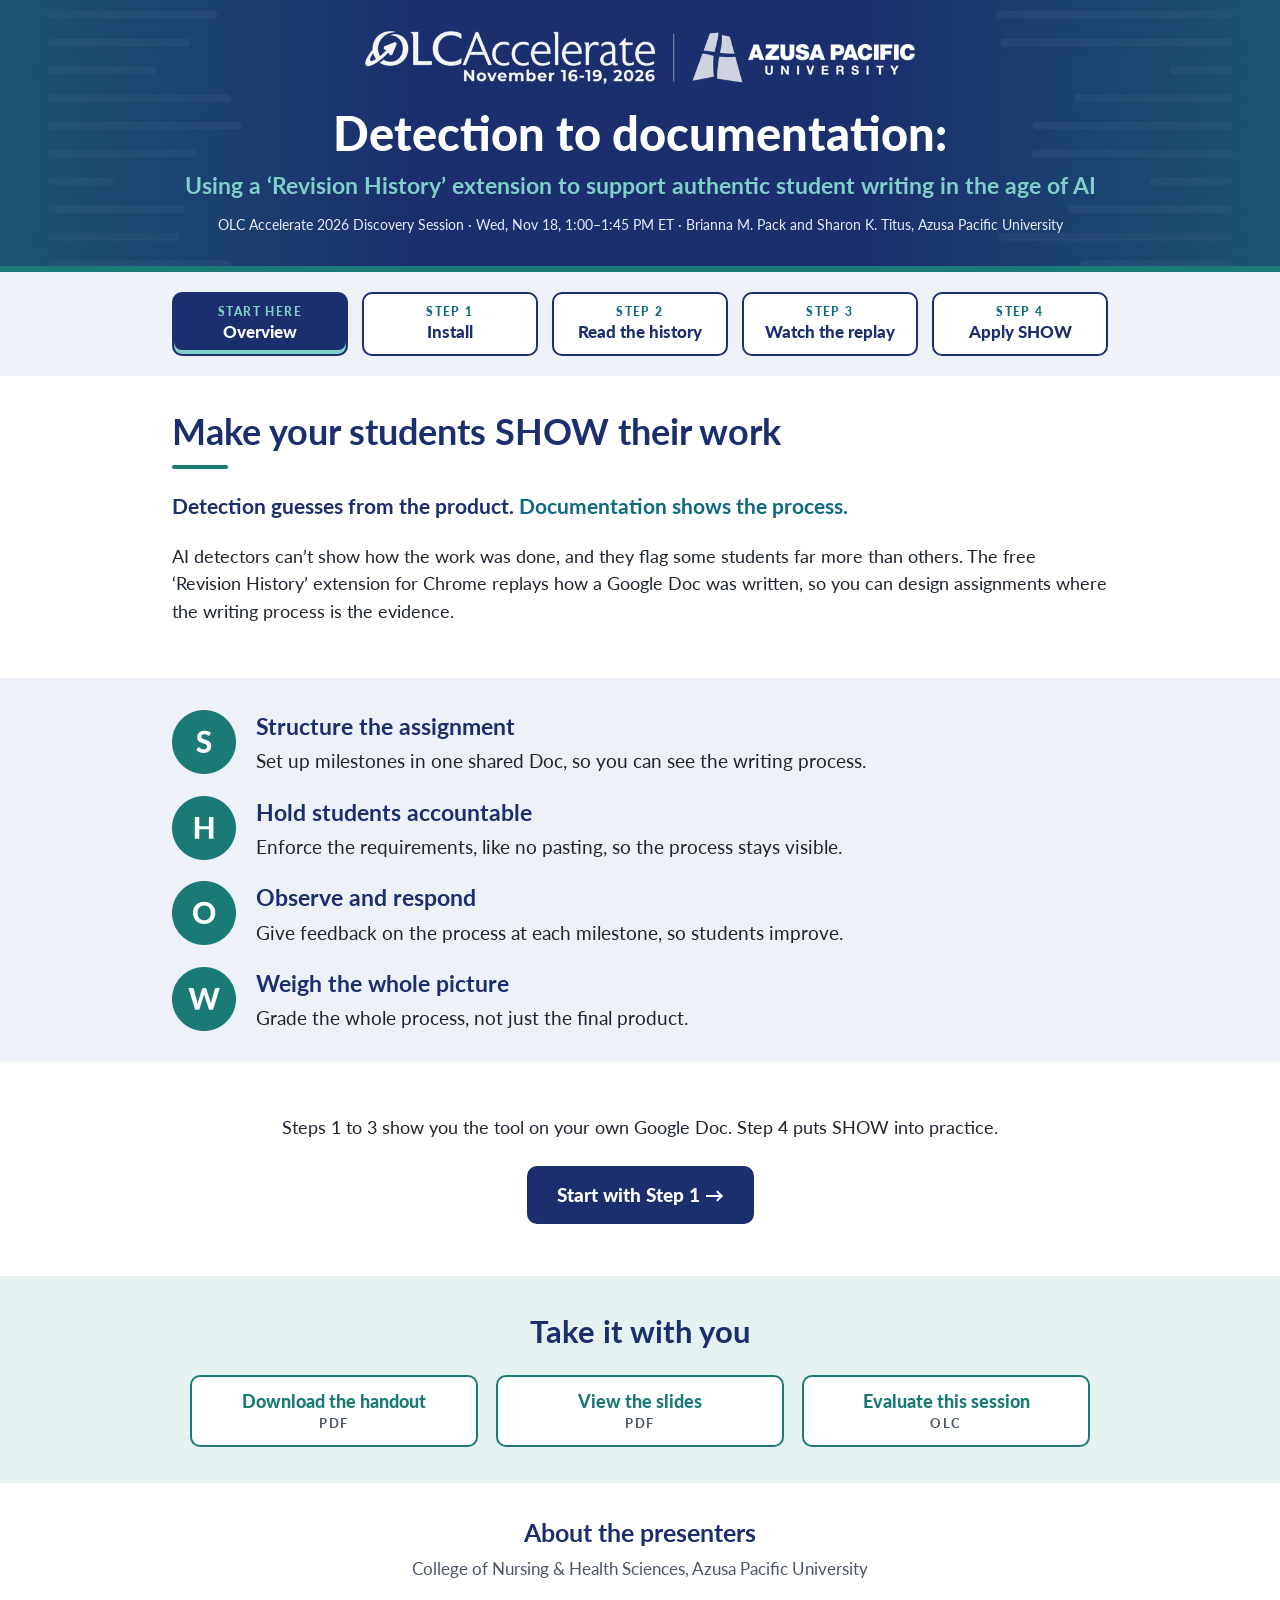
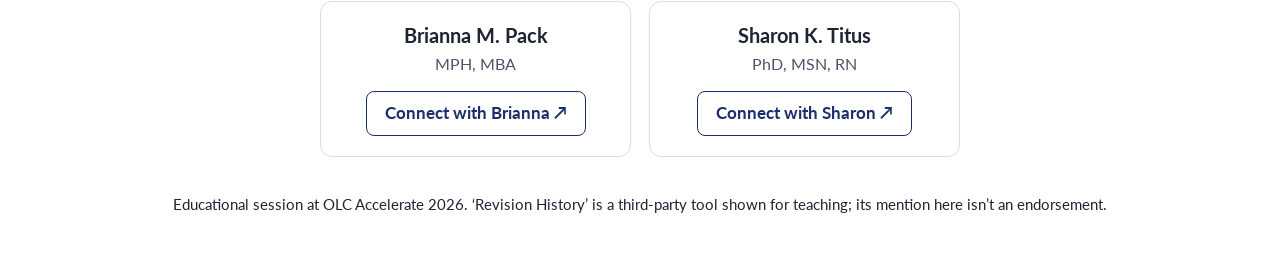
<file: index.html>
<!doctype html>
<html lang="en"><head><meta charset="utf-8"><meta name="viewport" content="width=device-width,initial-scale=1">
<title>Overview · Detection to documentation</title>
<meta name="description" content="Using a ‘Revision History’ extension to support authentic student writing in the age of AI. OLC Accelerate 2026 Discovery Session.">
<meta property="og:title" content="Detection to documentation: Overview"><meta property="og:description" content="Using a ‘Revision History’ extension to support authentic student writing in the age of AI.">
<meta property="og:url" content="https://briannapack.github.io/detection-to-documentation/"><meta property="og:image" content="https://briannapack.github.io/detection-to-documentation/assets/img/share.png">
<meta property="og:image:alt" content="Detection to documentation: Using a ‘Revision History’ extension to support authentic student writing in the age of AI"><meta name="twitter:card" content="summary_large_image">
<link rel="icon" href="assets/img/badge-S.png">
<link rel="preconnect" href="https://fonts.googleapis.com"><link rel="preconnect" href="https://fonts.gstatic.com" crossorigin>
<link href="https://fonts.googleapis.com/css2?family=Lato:wght@400;700;900&display=swap" rel="stylesheet">
<link rel="stylesheet" href="assets/site.css"></head>
<body><a class="skip" href="#main">Skip to content</a>
<header class="hero"><div class="in"><img class="lock" src="assets/img/lockup-white.png" alt="OLC Accelerate 2026 and Azusa Pacific University" width="900" height="101">
<h1>Detection to documentation:</h1><p class="sub">Using a ‘Revision History’ extension to support authentic student writing in the age of AI</p><p class="meta">OLC Accelerate 2026 Discovery Session · Wed, Nov 18, 1:00–1:45 PM ET · Brianna M. Pack and Sharon K. Titus, Azusa Pacific University</p></div></header>
<nav class="steps" aria-label="Session steps"><div class="in"><a href="" aria-current="page"><span>Start here</span>Overview</a><a href="step-1/"><span>Step 1</span>Install</a><a href="step-2/"><span>Step 2</span>Read the history</a><a href="step-3/"><span>Step 3</span>Watch the replay</a><a href="step-4/"><span>Step 4</span>Apply SHOW</a></div></nav>
<main id="main"><section class="sec"><div class="in"><h2 class="title">Make your students SHOW their work</h2>
<p class="leadc"><span class="n">Detection guesses from the product.</span> Documentation shows the process.</p>
<p>AI detectors can’t show how the work was done, and they flag some students far more than others. The free ‘Revision History’ extension for Chrome replays how a Google Doc was written, so you can design assignments where the writing process is the evidence.</p></div></section>
<section class="band"><div class="in"><h2 class="sr">SHOW in four parts</h2><div class="srow"><img src="assets/img/badge-S.png" alt="" width="64" height="64"><div><h3>Structure the assignment</h3><p>Set up milestones in one shared Doc, so you can see the writing process.</p></div></div><div class="srow"><img src="assets/img/badge-H.png" alt="" width="64" height="64"><div><h3>Hold students accountable</h3><p>Enforce the requirements, like no pasting, so the process stays visible.</p></div></div><div class="srow"><img src="assets/img/badge-O.png" alt="" width="64" height="64"><div><h3>Observe and respond</h3><p>Give feedback on the process at each milestone, so students improve.</p></div></div><div class="srow"><img src="assets/img/badge-W.png" alt="" width="64" height="64"><div><h3>Weigh the whole picture</h3><p>Grade the whole process, not just the final product.</p></div></div></div></section>
<section class="sec"><div class="in center"><p>Steps 1 to 3 show you the tool on your own Google Doc. Step 4 puts SHOW into practice.</p>
<p><a class="btn" href="step-1/">Start with Step 1 <span aria-hidden="true">→</span></a></p></div></section>
<section class="take"><div class="in center"><h2 class="h2">Take it with you</h2><div class="tbtns">
<a class="tbtn" href="downloads/Detection-to-Documentation-Handout.pdf" target="_blank" rel="noopener">Download the handout <small>PDF</small></a>
<a class="tbtn" href="downloads/Detection-to-Documentation-Slides.pdf" target="_blank" rel="noopener">View the slides <small>PDF</small></a>
<a class="tbtn" href="https://olc.secure-platform.com/accelerate2026/gallery/rounds/82074/schedule/items/31748" target="_blank" rel="noopener">Evaluate this session <small>OLC</small></a>
</div></div></section></main>
<section class="pres"><div class="in center"><h2 class="h3p">About the presenters</h2><p class="paff">College of Nursing &amp; Health Sciences, Azusa Pacific University</p><div class="pgrid">
<div class="p"><b>Brianna M. Pack</b><span>MPH, MBA</span><a class="cbtn" href="https://briannapack.github.io/" target="_blank" rel="noopener">Connect with Brianna ↗</a></div>
<div class="p"><b>Sharon K. Titus</b><span>PhD, MSN, RN</span><a class="cbtn" href="https://www.linkedin.com/in/sharon-k-titus-phd-msn-rn-cne-professor-310044142/" target="_blank" rel="noopener">Connect with Sharon ↗</a></div></div></div></section>
<footer class="foot"><p>Educational session at OLC Accelerate 2026. ‘Revision History’ is a third-party tool shown for teaching; its mention here isn’t an endorsement.</p></footer>
<script src="assets/site.js" defer></script>
</body></html>
</file>
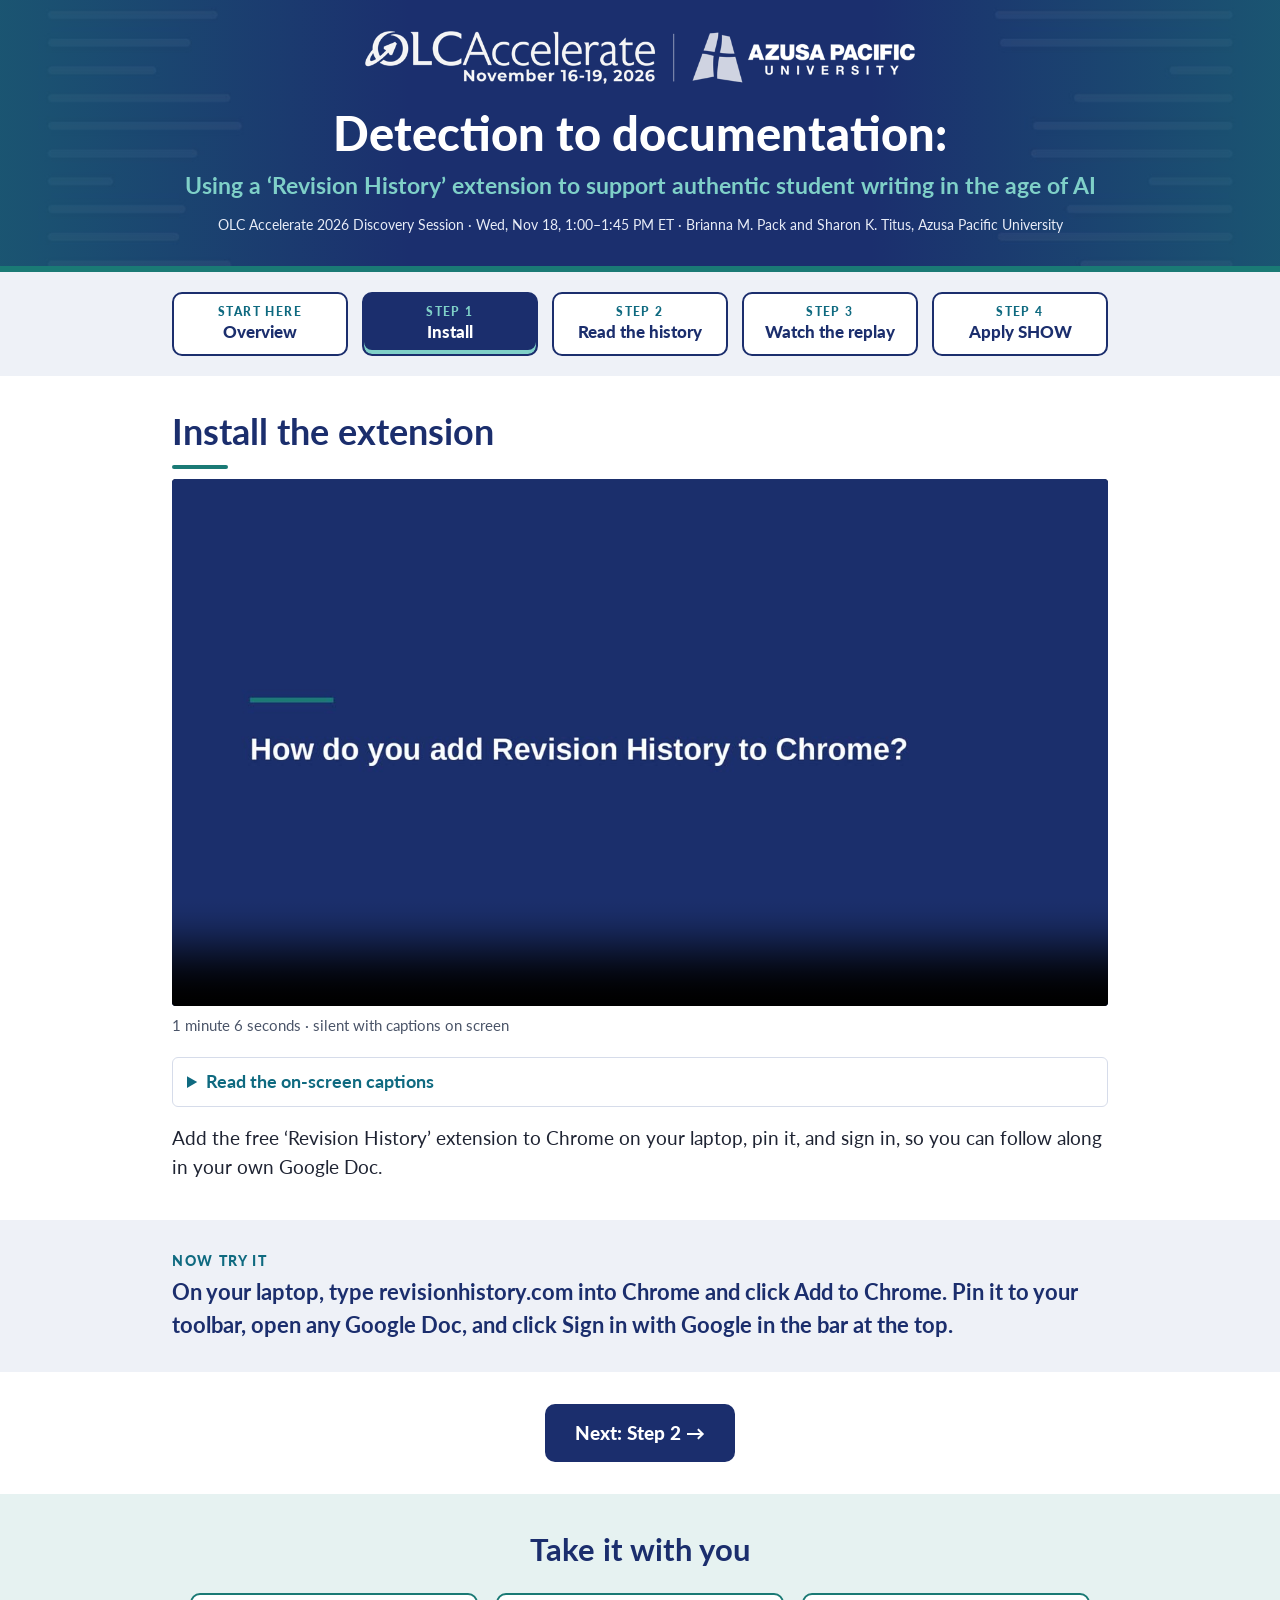
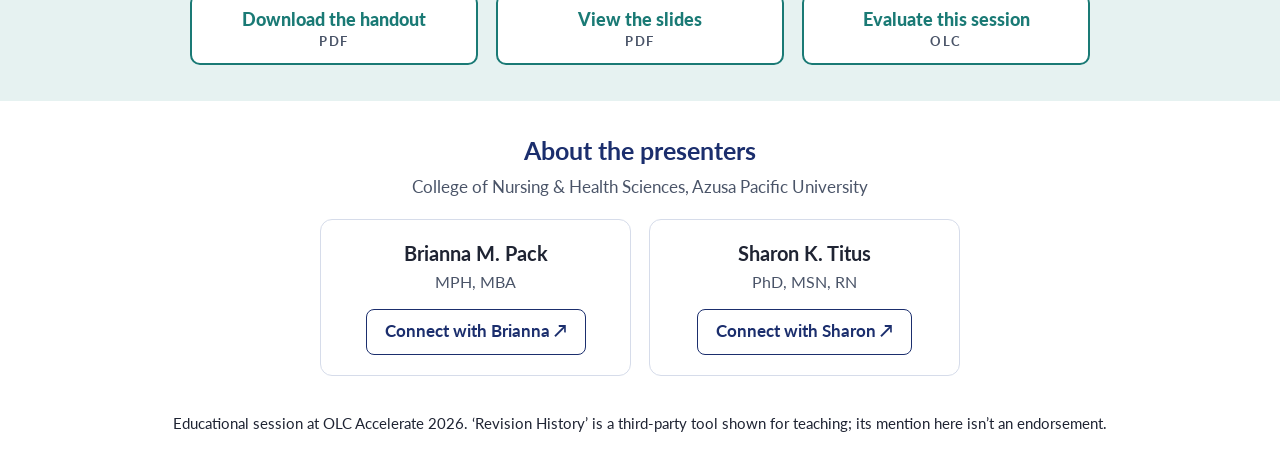
<file: step-1/index.html>
<!doctype html>
<html lang="en"><head><meta charset="utf-8"><meta name="viewport" content="width=device-width,initial-scale=1">
<title>Step 1: Install · Detection to documentation</title>
<meta name="description" content="Using a ‘Revision History’ extension to support authentic student writing in the age of AI. OLC Accelerate 2026 Discovery Session.">
<meta property="og:title" content="Detection to documentation: Step 1: Install"><meta property="og:description" content="Using a ‘Revision History’ extension to support authentic student writing in the age of AI.">
<meta property="og:url" content="https://briannapack.github.io/detection-to-documentation/step-1/"><meta property="og:image" content="https://briannapack.github.io/detection-to-documentation/assets/img/share.png">
<meta property="og:image:alt" content="Detection to documentation: Using a ‘Revision History’ extension to support authentic student writing in the age of AI"><meta name="twitter:card" content="summary_large_image">
<link rel="icon" href="../assets/img/badge-S.png">
<link rel="preconnect" href="https://fonts.googleapis.com"><link rel="preconnect" href="https://fonts.gstatic.com" crossorigin>
<link href="https://fonts.googleapis.com/css2?family=Lato:wght@400;700;900&display=swap" rel="stylesheet">
<link rel="stylesheet" href="../assets/site.css"></head>
<body><a class="skip" href="#main">Skip to content</a>
<header class="hero"><div class="in"><img class="lock" src="../assets/img/lockup-white.png" alt="OLC Accelerate 2026 and Azusa Pacific University" width="900" height="101">
<h1>Detection to documentation:</h1><p class="sub">Using a ‘Revision History’ extension to support authentic student writing in the age of AI</p><p class="meta">OLC Accelerate 2026 Discovery Session · Wed, Nov 18, 1:00–1:45 PM ET · Brianna M. Pack and Sharon K. Titus, Azusa Pacific University</p></div></header>
<nav class="steps" aria-label="Session steps"><div class="in"><a href="../"><span>Start here</span>Overview</a><a href="../step-1/" aria-current="page"><span>Step 1</span>Install</a><a href="../step-2/"><span>Step 2</span>Read the history</a><a href="../step-3/"><span>Step 3</span>Watch the replay</a><a href="../step-4/"><span>Step 4</span>Apply SHOW</a></div></nav>
<main id="main"><section class="sec"><div class="in"><h2 class="title">Install the extension</h2>
<figure class="vid">
<video controls playsinline preload="metadata" poster="../assets/img/poster-install.jpg" aria-label="Video: Install the extension">
<source src="../assets/video/install-the-extension.mp4" type="video/mp4"></video>
<figcaption class="small">1 minute 6 seconds · silent with captions on screen</figcaption>
<details class="col"><summary>Read the on-screen captions</summary><ol class="caps"><li>How do you add Revision History to Chrome?</li><li>Type revisionhistory.com into Chrome.</li><li>Click Get Extension.</li><li>Click Add to Chrome.</li><li>Approve it: click Add extension.</li><li>Click the puzzle piece.</li><li>Pin Revision History. The pin turns blue.</li><li>Open any Google Doc.</li><li>Click Sign in with Google in the new bar.</li><li>Sign in with Google.</li><li>Once you’re signed in, this bar appears.</li><li>You’re set up. Next: Step 2, read the history.</li></ol></details>
</figure>
<p class="lead">Add the free ‘Revision History’ extension to Chrome on your laptop, pin it, and sign in, so you can follow along in your own Google Doc.</p></div></section>
<section class="band"><div class="in"><p class="lbl">Now try it</p><p class="try">On your laptop, type <b>revisionhistory.com</b> into Chrome and click <b>Add to Chrome</b>. Pin it to your toolbar, open any Google Doc, and click <b>Sign in with Google</b> in the bar at the top.</p></div></section>
<section class="sec nextrow"><div class="in center"><a class="btn" href="../step-2/">Next: Step 2 <span aria-hidden="true">→</span></a></div></section>
<section class="take"><div class="in center"><h2 class="h2">Take it with you</h2><div class="tbtns">
<a class="tbtn" href="../downloads/Detection-to-Documentation-Handout.pdf" target="_blank" rel="noopener">Download the handout <small>PDF</small></a>
<a class="tbtn" href="../downloads/Detection-to-Documentation-Slides.pdf" target="_blank" rel="noopener">View the slides <small>PDF</small></a>
<a class="tbtn" href="https://olc.secure-platform.com/accelerate2026/gallery/rounds/82074/schedule/items/31748" target="_blank" rel="noopener">Evaluate this session <small>OLC</small></a>
</div></div></section></main>
<section class="pres"><div class="in center"><h2 class="h3p">About the presenters</h2><p class="paff">College of Nursing &amp; Health Sciences, Azusa Pacific University</p><div class="pgrid">
<div class="p"><b>Brianna M. Pack</b><span>MPH, MBA</span><a class="cbtn" href="https://briannapack.github.io/" target="_blank" rel="noopener">Connect with Brianna ↗</a></div>
<div class="p"><b>Sharon K. Titus</b><span>PhD, MSN, RN</span><a class="cbtn" href="https://www.linkedin.com/in/sharon-k-titus-phd-msn-rn-cne-professor-310044142/" target="_blank" rel="noopener">Connect with Sharon ↗</a></div></div></div></section>
<footer class="foot"><p>Educational session at OLC Accelerate 2026. ‘Revision History’ is a third-party tool shown for teaching; its mention here isn’t an endorsement.</p></footer>
<script src="../assets/site.js" defer></script>
</body></html>
</file>
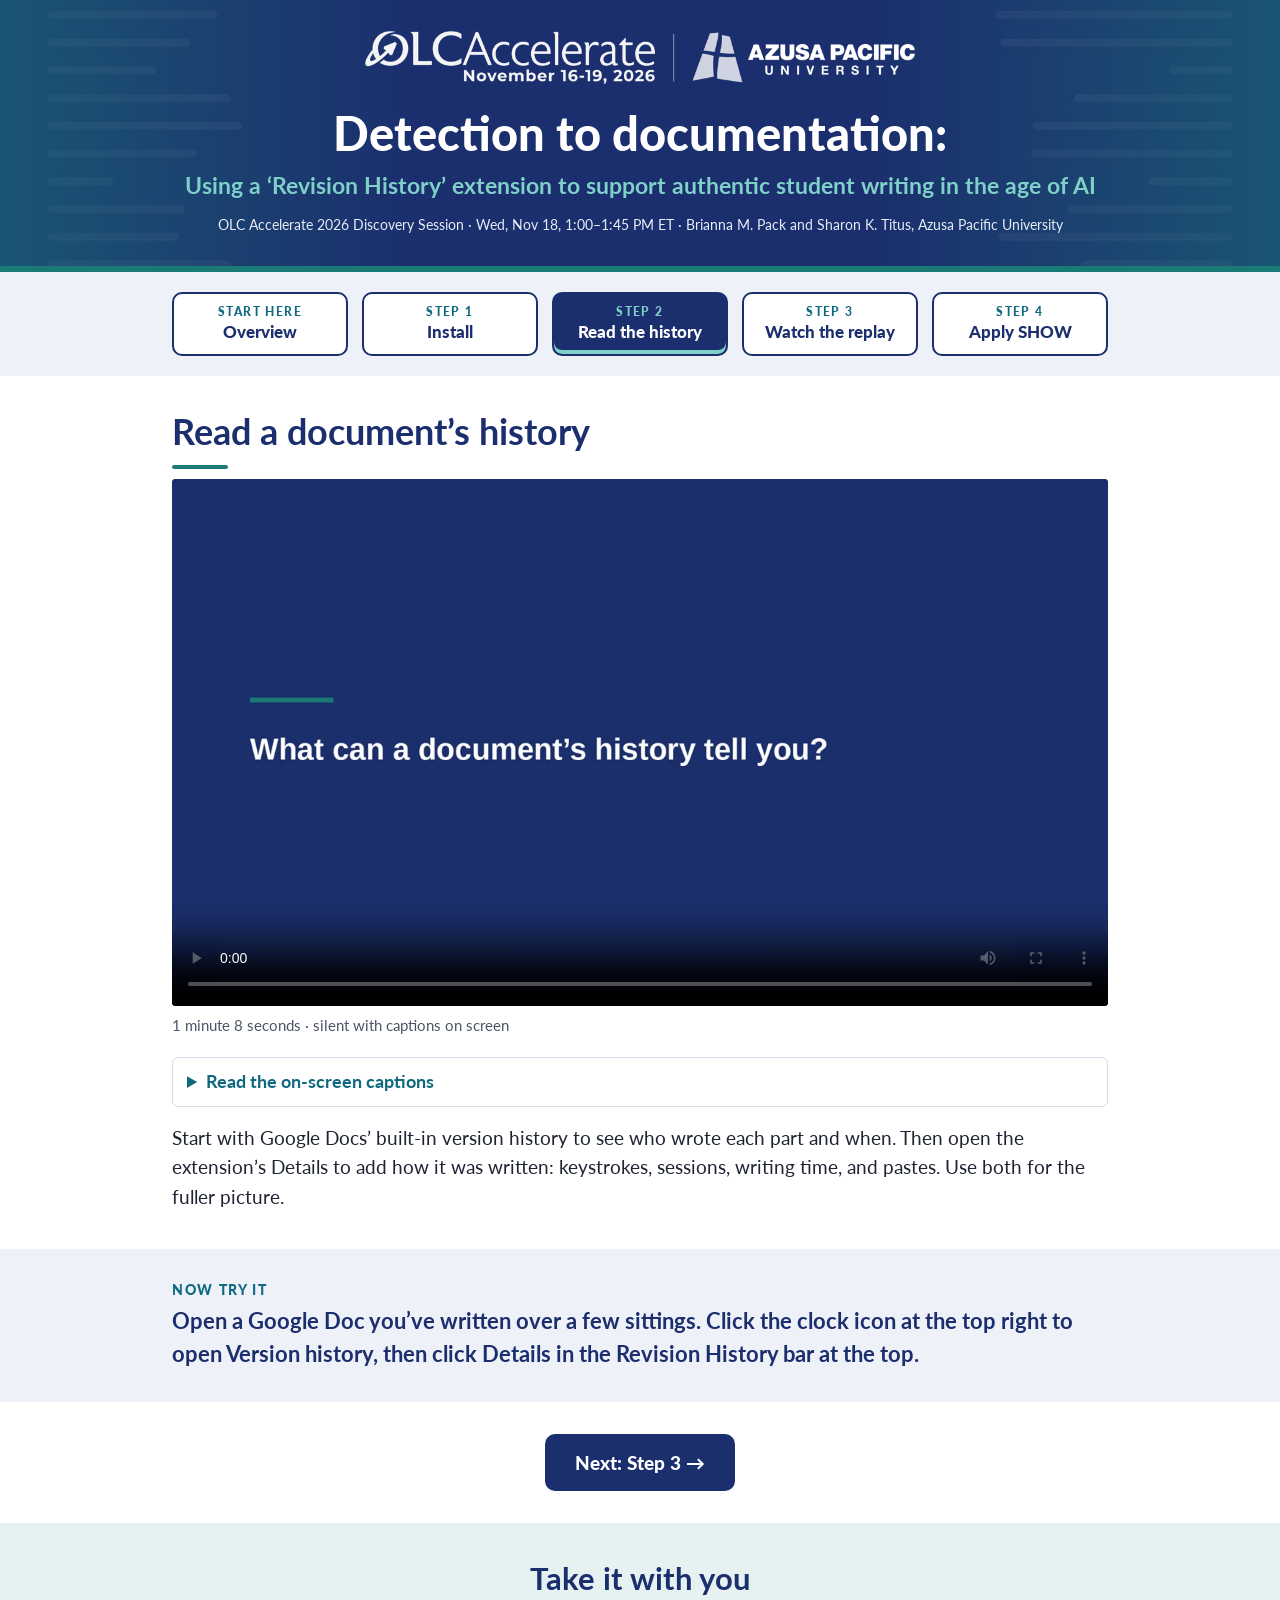
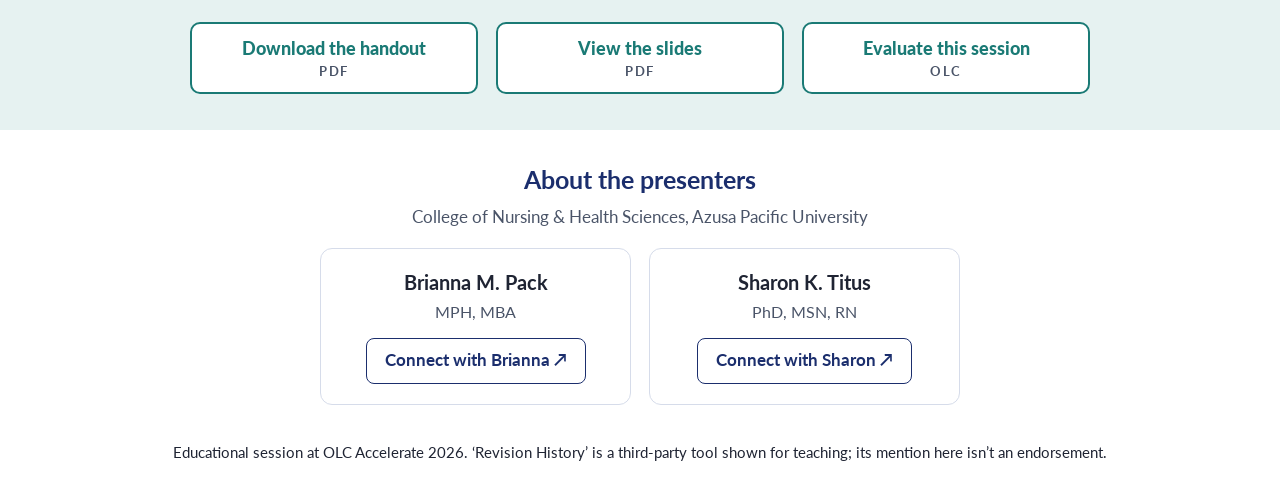
<file: step-2/index.html>
<!doctype html>
<html lang="en"><head><meta charset="utf-8"><meta name="viewport" content="width=device-width,initial-scale=1">
<title>Step 2: Read the history · Detection to documentation</title>
<meta name="description" content="Using a ‘Revision History’ extension to support authentic student writing in the age of AI. OLC Accelerate 2026 Discovery Session.">
<meta property="og:title" content="Detection to documentation: Step 2: Read the history"><meta property="og:description" content="Using a ‘Revision History’ extension to support authentic student writing in the age of AI.">
<meta property="og:url" content="https://briannapack.github.io/detection-to-documentation/step-2/"><meta property="og:image" content="https://briannapack.github.io/detection-to-documentation/assets/img/share.png">
<meta property="og:image:alt" content="Detection to documentation: Using a ‘Revision History’ extension to support authentic student writing in the age of AI"><meta name="twitter:card" content="summary_large_image">
<link rel="icon" href="../assets/img/badge-S.png">
<link rel="preconnect" href="https://fonts.googleapis.com"><link rel="preconnect" href="https://fonts.gstatic.com" crossorigin>
<link href="https://fonts.googleapis.com/css2?family=Lato:wght@400;700;900&display=swap" rel="stylesheet">
<link rel="stylesheet" href="../assets/site.css"></head>
<body><a class="skip" href="#main">Skip to content</a>
<header class="hero"><div class="in"><img class="lock" src="../assets/img/lockup-white.png" alt="OLC Accelerate 2026 and Azusa Pacific University" width="900" height="101">
<h1>Detection to documentation:</h1><p class="sub">Using a ‘Revision History’ extension to support authentic student writing in the age of AI</p><p class="meta">OLC Accelerate 2026 Discovery Session · Wed, Nov 18, 1:00–1:45 PM ET · Brianna M. Pack and Sharon K. Titus, Azusa Pacific University</p></div></header>
<nav class="steps" aria-label="Session steps"><div class="in"><a href="../"><span>Start here</span>Overview</a><a href="../step-1/"><span>Step 1</span>Install</a><a href="../step-2/" aria-current="page"><span>Step 2</span>Read the history</a><a href="../step-3/"><span>Step 3</span>Watch the replay</a><a href="../step-4/"><span>Step 4</span>Apply SHOW</a></div></nav>
<main id="main"><section class="sec"><div class="in"><h2 class="title">Read a document’s history</h2>
<figure class="vid">
<video controls playsinline preload="metadata" poster="../assets/img/poster-history.jpg" aria-label="Video: Read a document’s history">
<source src="../assets/video/read-the-history.mp4" type="video/mp4"></video>
<figcaption class="small">1 minute 8 seconds · silent with captions on screen</figcaption>
<details class="col"><summary>Read the on-screen captions</summary><ol class="caps"><li>What can a document’s history tell you?</li><li>Open Version history: click the clock icon.</li><li>This is Google Docs’ built-in Version history.</li><li>Version history shows who wrote each part, and when.</li><li>Click an earlier version to see one person’s edit, in their color.</li><li>The next version: a whole paragraph at once. You see the stage, not how it got there.</li><li>The Revision History extension adds how: keystrokes, sessions, and pastes.</li><li>Pastes from outside the doc.</li><li>Writing sessions and total writing time.</li><li>Click Details to see more.</li><li>Editing sessions: when, and for how long.</li><li>Large pastes: what was pasted, and when.</li><li>Two tools, one approach: look at the process. Next: Step 3, watch the replay.</li></ol></details>
</figure>
<p class="lead">Start with Google Docs’ built-in version history to see who wrote each part and when. Then open the extension’s Details to add how it was written: keystrokes, sessions, writing time, and pastes. Use both for the fuller picture.</p></div></section>
<section class="band"><div class="in"><p class="lbl">Now try it</p><p class="try">Open a Google Doc you’ve written over a few sittings. Click the <b>clock icon</b> at the top right to open Version history, then click <b>Details</b> in the Revision History bar at the top.</p></div></section>
<section class="sec nextrow"><div class="in center"><a class="btn" href="../step-3/">Next: Step 3 <span aria-hidden="true">→</span></a></div></section>
<section class="take"><div class="in center"><h2 class="h2">Take it with you</h2><div class="tbtns">
<a class="tbtn" href="../downloads/Detection-to-Documentation-Handout.pdf" target="_blank" rel="noopener">Download the handout <small>PDF</small></a>
<a class="tbtn" href="../downloads/Detection-to-Documentation-Slides.pdf" target="_blank" rel="noopener">View the slides <small>PDF</small></a>
<a class="tbtn" href="https://olc.secure-platform.com/accelerate2026/gallery/rounds/82074/schedule/items/31748" target="_blank" rel="noopener">Evaluate this session <small>OLC</small></a>
</div></div></section></main>
<section class="pres"><div class="in center"><h2 class="h3p">About the presenters</h2><p class="paff">College of Nursing &amp; Health Sciences, Azusa Pacific University</p><div class="pgrid">
<div class="p"><b>Brianna M. Pack</b><span>MPH, MBA</span><a class="cbtn" href="https://briannapack.github.io/" target="_blank" rel="noopener">Connect with Brianna ↗</a></div>
<div class="p"><b>Sharon K. Titus</b><span>PhD, MSN, RN</span><a class="cbtn" href="https://www.linkedin.com/in/sharon-k-titus-phd-msn-rn-cne-professor-310044142/" target="_blank" rel="noopener">Connect with Sharon ↗</a></div></div></div></section>
<footer class="foot"><p>Educational session at OLC Accelerate 2026. ‘Revision History’ is a third-party tool shown for teaching; its mention here isn’t an endorsement.</p></footer>
<script src="../assets/site.js" defer></script>
</body></html>
</file>
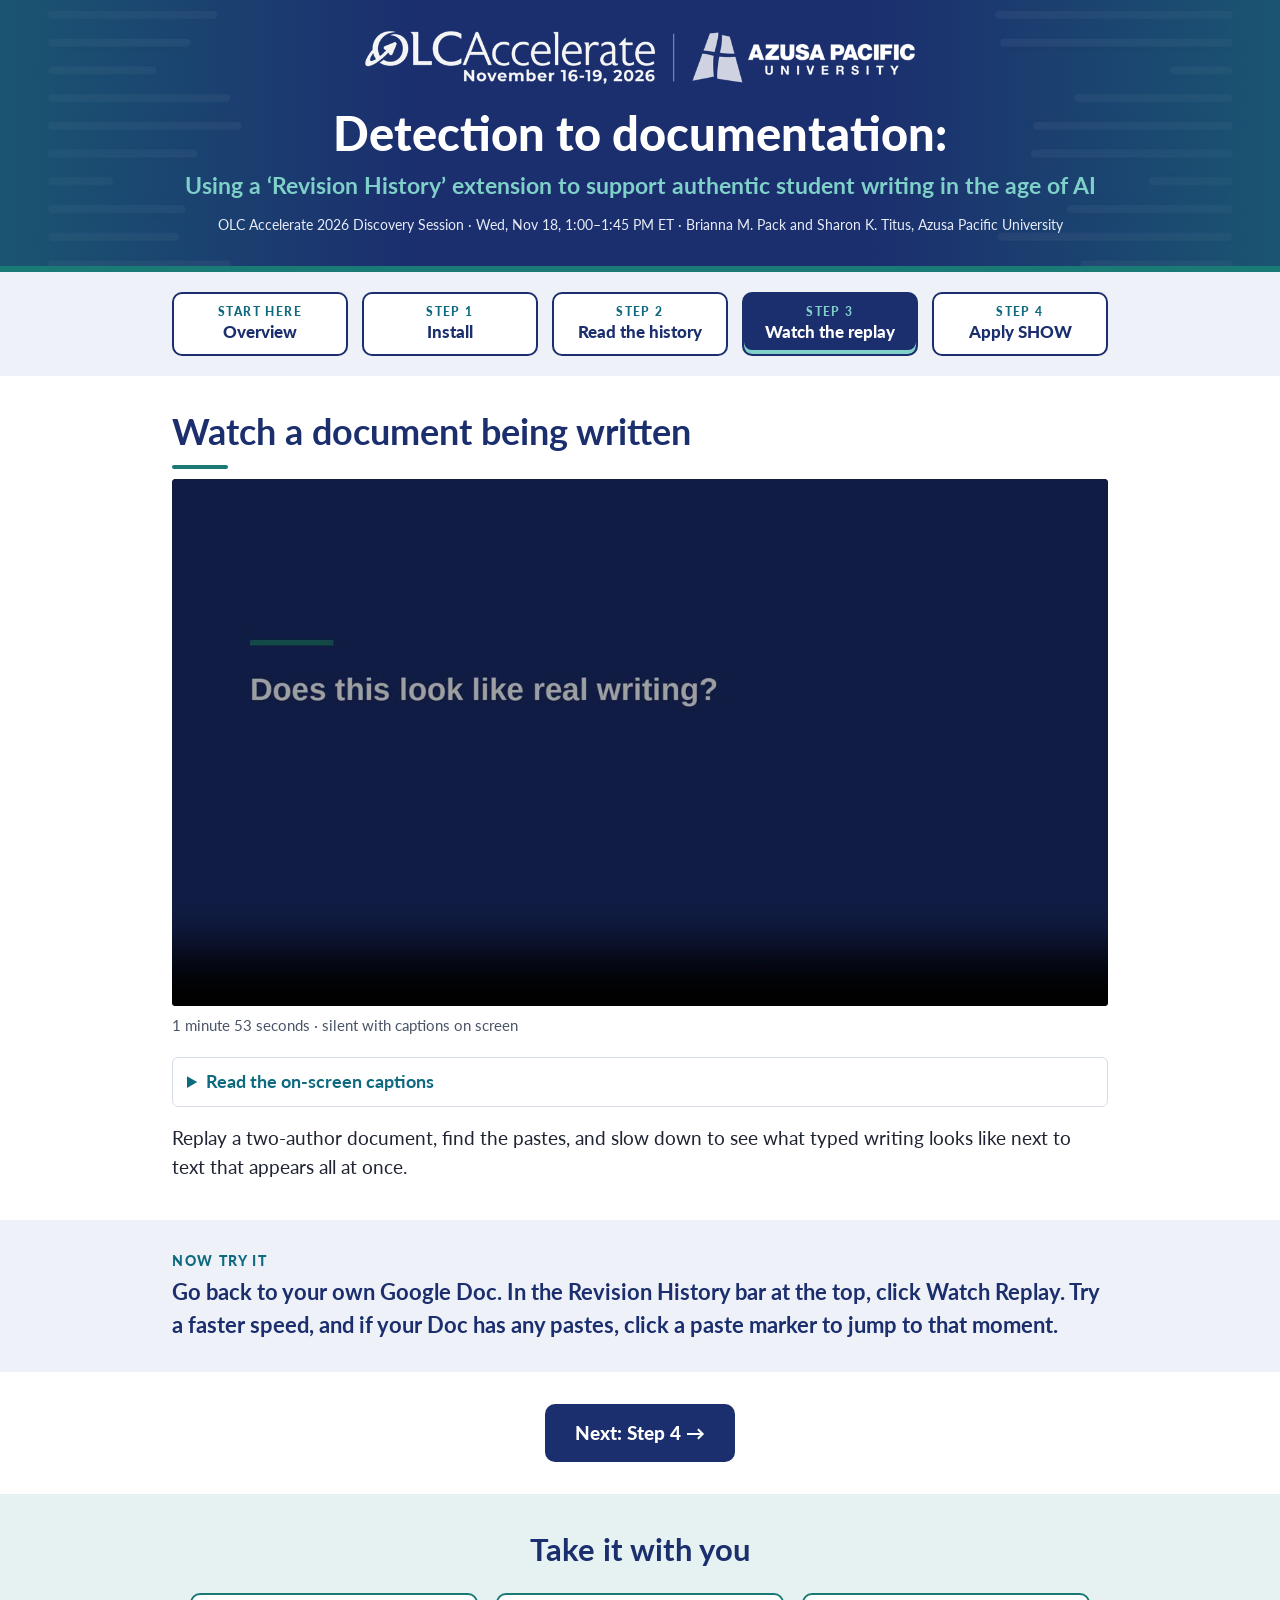
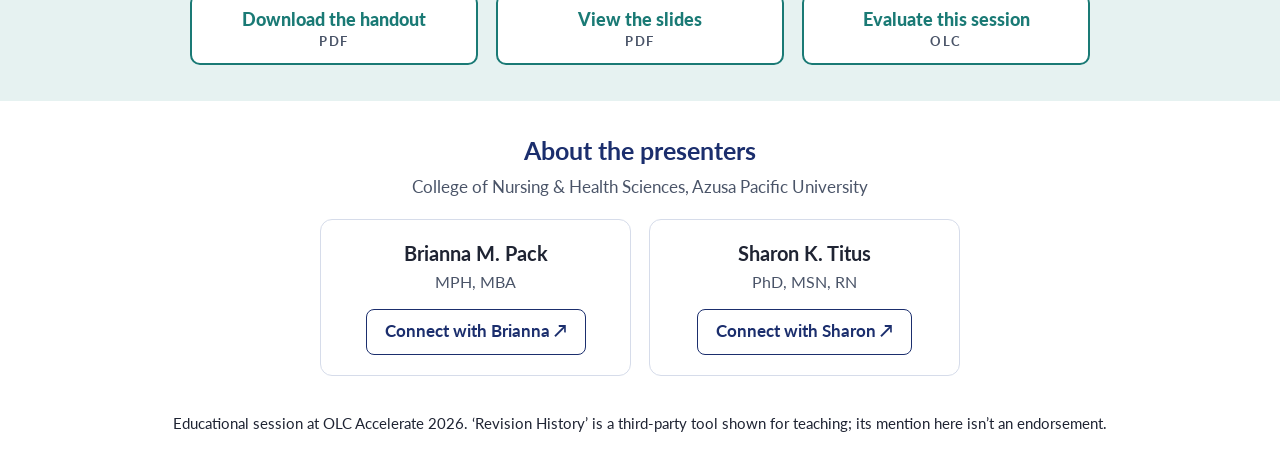
<file: step-3/index.html>
<!doctype html>
<html lang="en"><head><meta charset="utf-8"><meta name="viewport" content="width=device-width,initial-scale=1">
<title>Step 3: Watch the replay · Detection to documentation</title>
<meta name="description" content="Using a ‘Revision History’ extension to support authentic student writing in the age of AI. OLC Accelerate 2026 Discovery Session.">
<meta property="og:title" content="Detection to documentation: Step 3: Watch the replay"><meta property="og:description" content="Using a ‘Revision History’ extension to support authentic student writing in the age of AI.">
<meta property="og:url" content="https://briannapack.github.io/detection-to-documentation/step-3/"><meta property="og:image" content="https://briannapack.github.io/detection-to-documentation/assets/img/share.png">
<meta property="og:image:alt" content="Detection to documentation: Using a ‘Revision History’ extension to support authentic student writing in the age of AI"><meta name="twitter:card" content="summary_large_image">
<link rel="icon" href="../assets/img/badge-S.png">
<link rel="preconnect" href="https://fonts.googleapis.com"><link rel="preconnect" href="https://fonts.gstatic.com" crossorigin>
<link href="https://fonts.googleapis.com/css2?family=Lato:wght@400;700;900&display=swap" rel="stylesheet">
<link rel="stylesheet" href="../assets/site.css"></head>
<body><a class="skip" href="#main">Skip to content</a>
<header class="hero"><div class="in"><img class="lock" src="../assets/img/lockup-white.png" alt="OLC Accelerate 2026 and Azusa Pacific University" width="900" height="101">
<h1>Detection to documentation:</h1><p class="sub">Using a ‘Revision History’ extension to support authentic student writing in the age of AI</p><p class="meta">OLC Accelerate 2026 Discovery Session · Wed, Nov 18, 1:00–1:45 PM ET · Brianna M. Pack and Sharon K. Titus, Azusa Pacific University</p></div></header>
<nav class="steps" aria-label="Session steps"><div class="in"><a href="../"><span>Start here</span>Overview</a><a href="../step-1/"><span>Step 1</span>Install</a><a href="../step-2/"><span>Step 2</span>Read the history</a><a href="../step-3/" aria-current="page"><span>Step 3</span>Watch the replay</a><a href="../step-4/"><span>Step 4</span>Apply SHOW</a></div></nav>
<main id="main"><section class="sec"><div class="in"><h2 class="title">Watch a document being written</h2>
<figure class="vid">
<video controls playsinline preload="metadata" poster="../assets/img/poster-replay.jpg" aria-label="Video: Watch a document being written">
<source src="../assets/video/watch-a-document-being-written.mp4" type="video/mp4"></video>
<figcaption class="small">1 minute 53 seconds · silent with captions on screen</figcaption>
<details class="col"><summary>Read the on-screen captions</summary><ol class="caps"><li>Does this look like real writing?</li><li>Real writing starts, stops, and gets revised.</li><li>Speed changes from 1x to 2x.</li><li>Two authors, each typing in bursts.</li><li>Each author’s share of the text.</li><li>Work happened over several sittings.</li><li>Large pastes are listed with times.</li><li>Pastes are marked on the timeline too.</li><li>Yellow: pasted from outside the document.</li><li>Green: their own text, moved. Usually fine.</li><li>Labels are estimates, so use them as a prompt.</li><li>Click any paste to see it happen.</li><li>Or click its marker on the timeline.</li><li>The text keeps growing a little at a time.</li><li>Slow it to 0.25x.</li><li>Jump back to just before the paste.</li><li>Typed text builds up gradually.</li><li>This appeared all at once.</li><li>A sudden block of text is a reason to ask the student.</li></ol></details>
</figure>
<p class="lead">Replay a two-author document, find the pastes, and slow down to see what typed writing looks like next to text that appears all at once.</p></div></section>
<section class="band"><div class="in"><p class="lbl">Now try it</p><p class="try">Go back to your own Google Doc. In the Revision History bar at the top, click <b>Watch Replay</b>. Try a faster speed, and if your Doc has any pastes, click a paste marker to jump to that moment.</p></div></section>
<section class="sec nextrow"><div class="in center"><a class="btn" href="../step-4/">Next: Step 4 <span aria-hidden="true">→</span></a></div></section>
<section class="take"><div class="in center"><h2 class="h2">Take it with you</h2><div class="tbtns">
<a class="tbtn" href="../downloads/Detection-to-Documentation-Handout.pdf" target="_blank" rel="noopener">Download the handout <small>PDF</small></a>
<a class="tbtn" href="../downloads/Detection-to-Documentation-Slides.pdf" target="_blank" rel="noopener">View the slides <small>PDF</small></a>
<a class="tbtn" href="https://olc.secure-platform.com/accelerate2026/gallery/rounds/82074/schedule/items/31748" target="_blank" rel="noopener">Evaluate this session <small>OLC</small></a>
</div></div></section></main>
<section class="pres"><div class="in center"><h2 class="h3p">About the presenters</h2><p class="paff">College of Nursing &amp; Health Sciences, Azusa Pacific University</p><div class="pgrid">
<div class="p"><b>Brianna M. Pack</b><span>MPH, MBA</span><a class="cbtn" href="https://briannapack.github.io/" target="_blank" rel="noopener">Connect with Brianna ↗</a></div>
<div class="p"><b>Sharon K. Titus</b><span>PhD, MSN, RN</span><a class="cbtn" href="https://www.linkedin.com/in/sharon-k-titus-phd-msn-rn-cne-professor-310044142/" target="_blank" rel="noopener">Connect with Sharon ↗</a></div></div></div></section>
<footer class="foot"><p>Educational session at OLC Accelerate 2026. ‘Revision History’ is a third-party tool shown for teaching; its mention here isn’t an endorsement.</p></footer>
<script src="../assets/site.js" defer></script>
</body></html>
</file>
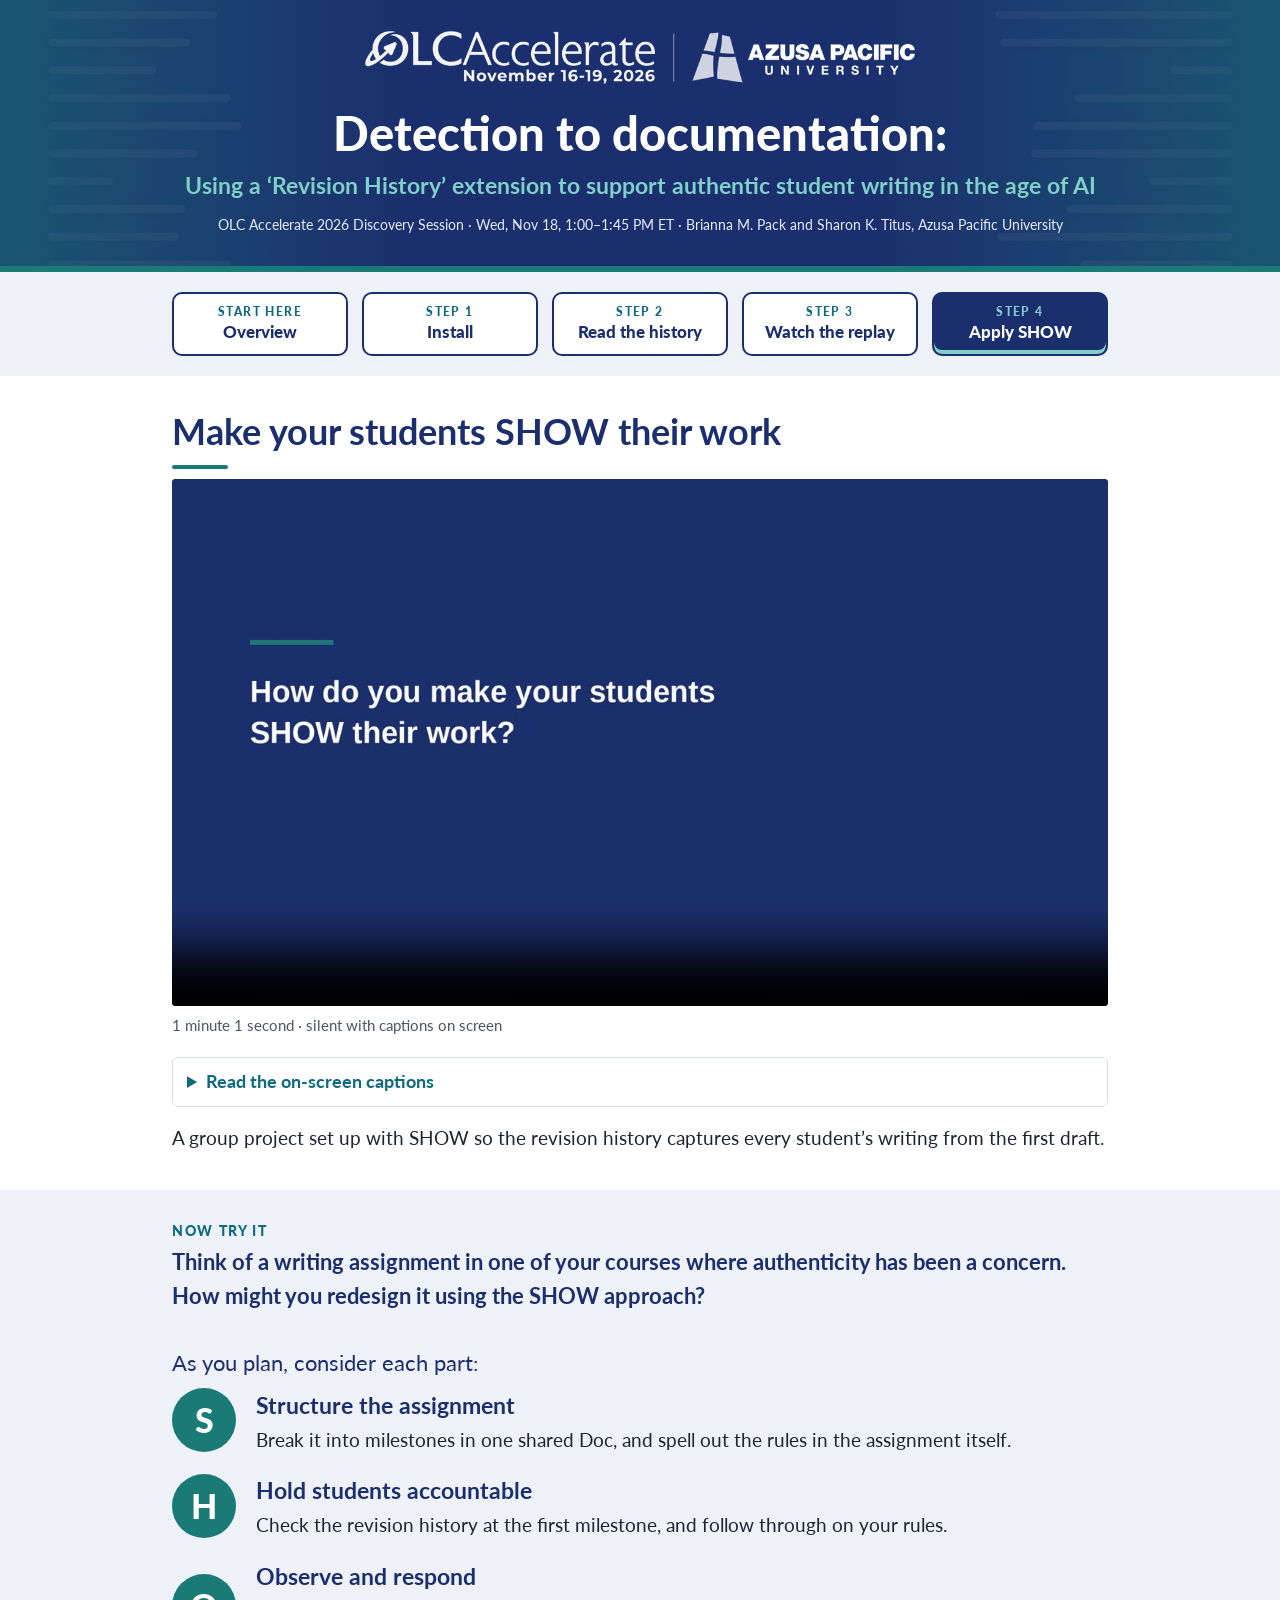
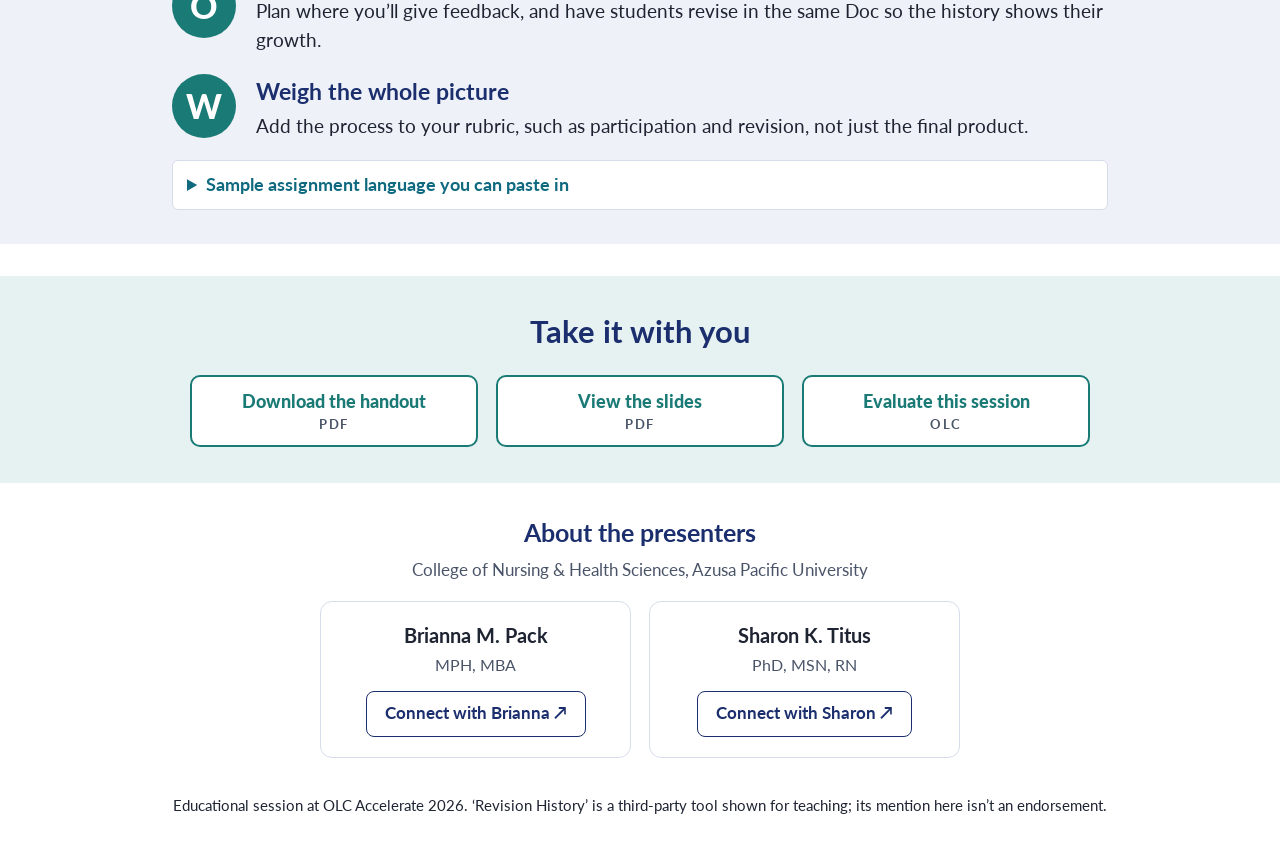
<file: step-4/index.html>
<!doctype html>
<html lang="en"><head><meta charset="utf-8"><meta name="viewport" content="width=device-width,initial-scale=1">
<title>Step 4: Apply SHOW · Detection to documentation</title>
<meta name="description" content="Using a ‘Revision History’ extension to support authentic student writing in the age of AI. OLC Accelerate 2026 Discovery Session.">
<meta property="og:title" content="Detection to documentation: Step 4: Apply SHOW"><meta property="og:description" content="Using a ‘Revision History’ extension to support authentic student writing in the age of AI.">
<meta property="og:url" content="https://briannapack.github.io/detection-to-documentation/step-4/"><meta property="og:image" content="https://briannapack.github.io/detection-to-documentation/assets/img/share.png">
<meta property="og:image:alt" content="Detection to documentation: Using a ‘Revision History’ extension to support authentic student writing in the age of AI"><meta name="twitter:card" content="summary_large_image">
<link rel="icon" href="../assets/img/badge-S.png">
<link rel="preconnect" href="https://fonts.googleapis.com"><link rel="preconnect" href="https://fonts.gstatic.com" crossorigin>
<link href="https://fonts.googleapis.com/css2?family=Lato:wght@400;700;900&display=swap" rel="stylesheet">
<link rel="stylesheet" href="../assets/site.css"></head>
<body><a class="skip" href="#main">Skip to content</a>
<header class="hero"><div class="in"><img class="lock" src="../assets/img/lockup-white.png" alt="OLC Accelerate 2026 and Azusa Pacific University" width="900" height="101">
<h1>Detection to documentation:</h1><p class="sub">Using a ‘Revision History’ extension to support authentic student writing in the age of AI</p><p class="meta">OLC Accelerate 2026 Discovery Session · Wed, Nov 18, 1:00–1:45 PM ET · Brianna M. Pack and Sharon K. Titus, Azusa Pacific University</p></div></header>
<nav class="steps" aria-label="Session steps"><div class="in"><a href="../"><span>Start here</span>Overview</a><a href="../step-1/"><span>Step 1</span>Install</a><a href="../step-2/"><span>Step 2</span>Read the history</a><a href="../step-3/"><span>Step 3</span>Watch the replay</a><a href="../step-4/" aria-current="page"><span>Step 4</span>Apply SHOW</a></div></nav>
<main id="main"><section class="sec"><div class="in"><h2 class="title">Make your students SHOW their work</h2>
<figure class="vid">
<video controls playsinline preload="metadata" poster="../assets/img/poster-show.jpg" aria-label="Video: Make your students SHOW their work">
<source src="../assets/video/make-your-students-show-their-work.mp4" type="video/mp4"></video>
<figcaption class="small">1 minute 1 second · silent with captions on screen</figcaption>
<details class="col"><summary>Read the on-screen captions</summary><ol class="caps"><li>How do you make your students SHOW their work?</li><li>A group project set up with SHOW.</li><li>“Add me as an editor when your group creates this Google Doc.” Instructor sees every draft.</li><li>“Do all writing directly in the Google Doc.” No pasting means a visible process.</li><li>“Looking Ahead: This brainstorm is the first draft of your project proposal.” Feedback comes before the final version.</li><li>“Submit the Google Doc shareable link in the Canvas submission box.” Only the original Doc keeps its history.</li><li>From detection to documentation: the process is the evidence.</li></ol></details>
</figure>
<p class="lead">A group project set up with SHOW so the revision history captures every student’s writing from the first draft.</p></div></section>
<section class="band"><div class="in"><p class="lbl">Now try it</p><p class="try">Think of a writing assignment in one of your courses where authenticity has been a concern. How might you redesign it using the SHOW approach?</p></div></section>
<section class="band band2"><div class="in"><p class="plan">As you plan, consider each part:</p><div class="srow"><div class="big" aria-hidden="true">S</div><div><h3>Structure the assignment</h3><p>Break it into milestones in one shared Doc, and spell out the rules in the assignment itself.</p></div></div><div class="srow"><div class="big" aria-hidden="true">H</div><div><h3>Hold students accountable</h3><p>Check the revision history at the first milestone, and follow through on your rules.</p></div></div><div class="srow"><div class="big" aria-hidden="true">O</div><div><h3>Observe and respond</h3><p>Plan where you’ll give feedback, and have students revise in the same Doc so the history shows their growth.</p></div></div><div class="srow"><div class="big" aria-hidden="true">W</div><div><h3>Weigh the whole picture</h3><p>Add the process to your rubric, such as participation and revision, not just the final product.</p></div></div>
<details class="col"><summary>Sample assignment language you can paste in</summary>
<ol class="copy"><li><b>Add me as an editor when you create this Google Doc.</b> I use the revision history to verify participation and authorship and ensure fairness. Students who do not show active involvement in the Google Doc will not receive credit.</li>
<li><b>Do all writing directly in the Google Doc.</b> The revision history is how I see your writing process, and the process is part of what this assignment asks for. Content that is written elsewhere and pasted, imported, or uploaded into the document cannot be verified, so it will receive a zero.</li></ol>
<p><b>To submit:</b> Turn on link sharing (“Anyone with the link can view”) and submit the Google Doc’s shareable link. Do not upload a Word or PDF copy.</p>
<button class="copybtn" type="button">Copy this language</button></details></div></section>
<section class="take"><div class="in center"><h2 class="h2">Take it with you</h2><div class="tbtns">
<a class="tbtn" href="../downloads/Detection-to-Documentation-Handout.pdf" target="_blank" rel="noopener">Download the handout <small>PDF</small></a>
<a class="tbtn" href="../downloads/Detection-to-Documentation-Slides.pdf" target="_blank" rel="noopener">View the slides <small>PDF</small></a>
<a class="tbtn" href="https://olc.secure-platform.com/accelerate2026/gallery/rounds/82074/schedule/items/31748" target="_blank" rel="noopener">Evaluate this session <small>OLC</small></a>
</div></div></section></main>
<section class="pres"><div class="in center"><h2 class="h3p">About the presenters</h2><p class="paff">College of Nursing &amp; Health Sciences, Azusa Pacific University</p><div class="pgrid">
<div class="p"><b>Brianna M. Pack</b><span>MPH, MBA</span><a class="cbtn" href="https://briannapack.github.io/" target="_blank" rel="noopener">Connect with Brianna ↗</a></div>
<div class="p"><b>Sharon K. Titus</b><span>PhD, MSN, RN</span><a class="cbtn" href="https://www.linkedin.com/in/sharon-k-titus-phd-msn-rn-cne-professor-310044142/" target="_blank" rel="noopener">Connect with Sharon ↗</a></div></div></div></section>
<footer class="foot"><p>Educational session at OLC Accelerate 2026. ‘Revision History’ is a third-party tool shown for teaching; its mention here isn’t an endorsement.</p></footer>
<script src="../assets/site.js" defer></script>
</body></html>
</file>
<file: assets/site.css>
:root{--navy:#1B2E6D;--blue:#0F6A80;--mint:#7FD0C8;--teal:#1A7A75;--wash:#EEF1F7;--tealwash:#E6F2F1;--ink:#1f2433;--muted:#4a5468;--line:#d6dcea}
*{box-sizing:border-box}
html{font-size:112.5%;-webkit-text-size-adjust:100%}
body{margin:0;background:#fff;color:var(--ink);font-family:Lato,Arial,sans-serif;line-height:1.55}
img,video{max-width:100%}
a{color:var(--blue)}
.skip{position:absolute;left:-999px;top:0;background:#fff;padding:8px 12px;z-index:10}.skip:focus{left:8px}
.sr{position:absolute;width:1px;height:1px;overflow:hidden;clip:rect(0 0 0 0)}
.in{max-width:1000px;margin:0 auto;padding:0 32px}
.center{text-align:center}
.sec{padding:34px 0}

.hero{background:linear-gradient(90deg,rgba(26,122,117,.5) 0%,rgba(26,122,117,0) 32%,rgba(26,122,117,0) 68%,rgba(26,122,117,.5) 100%),var(--navy) url(img/banner.jpg) center/cover;border-bottom:6px solid var(--teal);color:#fff;text-align:center;padding:26px 0 30px}
.hero .lock{width:min(560px,90%);height:auto;display:block;margin:0 auto 18px}
.hero h1{margin:0 0 8px;font-size:2.6rem;font-weight:900;line-height:1.15}
.hero .sub{margin:0 0 10px;color:var(--mint);font-weight:700;font-size:1.25rem}
.hero .meta{margin:0;font-size:.8rem;color:#e8ecf7}

.steps{background:var(--wash);padding:20px 0}
.steps .in{display:grid;grid-template-columns:repeat(5,1fr);gap:14px}
.steps a{display:flex;flex-direction:column;justify-content:center;min-height:64px;padding:8px 10px;border:2px solid var(--navy);border-radius:10px;background:#fff;color:var(--navy);text-decoration:none;text-align:center;font-weight:900;line-height:1.2;font-size:.95rem}
.steps a span{display:block;font-size:.68rem;letter-spacing:.12em;text-transform:uppercase;font-weight:900;color:var(--blue);margin-bottom:3px}
.steps a:hover{background:#f6f8fc}
.steps a[aria-current]{background:var(--navy);color:#fff;box-shadow:inset 0 -4px 0 var(--mint)}
.steps a[aria-current] span{color:var(--mint)}

.title{font-size:2rem;font-weight:700;color:var(--navy);margin:0 0 10px;line-height:1.2}
.title::after{content:"";display:block;width:56px;height:4px;margin-top:12px;border-radius:2px;background:var(--teal)}
.leadc{color:var(--blue);font-weight:700;font-size:1.15rem}
.leadc .n{color:var(--navy)}
.lead{font-size:1.05rem;margin:16px 0 4px}
.small{font-size:.85rem;color:var(--muted);margin:8px 0 0}

.vid{margin:0}
.vid video{width:100%;aspect-ratio:16/9;background:#0b1430;border-radius:4px;display:block}
.caps{margin:10px 0 0;padding-left:1.3em}.caps li{margin-bottom:4px}

.band{background:var(--wash);padding:30px 0}
.band2{padding-top:4px}
.lbl{font-weight:900;letter-spacing:.12em;text-transform:uppercase;font-size:.78rem;color:var(--blue);margin:0 0 4px}
.try{font-size:1.2rem;font-weight:700;color:var(--navy);margin:0}
.plan{font-size:1.2rem;color:var(--navy);margin:0 0 6px}

.srow{display:grid;grid-template-columns:64px 1fr;gap:20px;align-items:center;margin:0 0 18px}
.srow:last-of-type{margin-bottom:0}
.srow img{width:64px;height:64px;display:block}
.srow .big{width:64px;height:64px;border-radius:50%;background:var(--teal);color:#fff;font-size:1.9rem;font-weight:900;line-height:1;display:flex;align-items:center;justify-content:center}
.srow h3{margin:0 0 2px;color:var(--navy);font-size:1.3rem}
.srow p{margin:0;font-size:1.05rem}

details.col{margin:20px 0 4px;background:#fff;border:1px solid var(--line);border-radius:6px;padding:10px 14px}
details.col summary{cursor:pointer;font-weight:700;color:var(--blue)}
.copy{padding-left:1.3em}.copy li{margin-bottom:8px}
.copybtn{font:inherit;font-weight:700;font-size:.9rem;color:#fff;background:var(--teal);border:0;border-radius:8px;padding:8px 16px;cursor:pointer}

.btn{display:inline-block;margin-top:6px;padding:14px 30px;border-radius:10px;background:var(--navy);color:#fff;font-weight:900;font-size:1.05rem;text-decoration:none}
.btn:hover{background:#24398a}
.nextrow{padding:26px 0 32px}

.take{background:var(--tealwash);padding:32px 0 36px}
.band + .take{margin-top:32px}
.h2{font-size:1.7rem;color:var(--navy);margin:0 0 20px;font-weight:700}
.tbtns{display:grid;grid-template-columns:repeat(3,1fr);gap:18px;max-width:900px;margin:0 auto}
.tbtn{display:flex;flex-direction:column;justify-content:center;min-height:72px;padding:10px 14px;border:2px solid var(--teal);border-radius:10px;background:#fff;color:var(--teal);font-weight:900;text-decoration:none;line-height:1.2}
.tbtn small{font-weight:700;font-size:.7rem;letter-spacing:.12em;color:var(--muted);margin-top:4px}
.tbtn:hover{background:#f3faf9}

.foot{text-align:center;padding:24px 32px 30px;font-size:.85rem}
.foot p{margin:6px 0}.foot .names{color:var(--navy)}

a:focus-visible,summary:focus-visible,button:focus-visible{outline:3px solid var(--mint);outline-offset:2px}

@media (max-width:700px){
  .in{padding:0 16px}
  .hero h1{font-size:1.9rem}.hero .sub{font-size:1.1rem}
  .steps .in{grid-template-columns:1fr 1fr;gap:10px}
  .steps a:first-child{grid-column:1/-1}
  .title{font-size:1.6rem}
  .tbtns{grid-template-columns:1fr;gap:12px}
  .srow{grid-template-columns:48px 1fr;gap:14px}.srow img,.srow .big{width:48px;height:48px}.srow .big{font-size:1.45rem}
}

.pres{padding:30px 0 6px}.h3p{font-size:1.4rem;color:var(--navy);margin:0 0 4px}.paff{margin:0 0 18px;color:var(--muted);font-size:.95rem}.pgrid{display:grid;grid-template-columns:1fr 1fr;gap:18px;max-width:640px;margin:0 auto}.p{display:flex;flex-direction:column;align-items:center;gap:2px;padding:18px 16px 20px;border:1.5px solid var(--line);border-radius:12px;background:#fff}.p b{font-size:1.1rem;color:var(--ink)}.p span{font-size:.88rem;color:var(--muted)}.cbtn{display:inline-block;margin-top:12px;padding:9px 18px;border:1.5px solid var(--navy);border-radius:8px;background:#fff;color:var(--navy);font-weight:700;font-size:.92rem;text-decoration:none}.cbtn:hover{background:var(--wash)}
@media (max-width:600px){.pgrid{grid-template-columns:1fr}}
</file>
